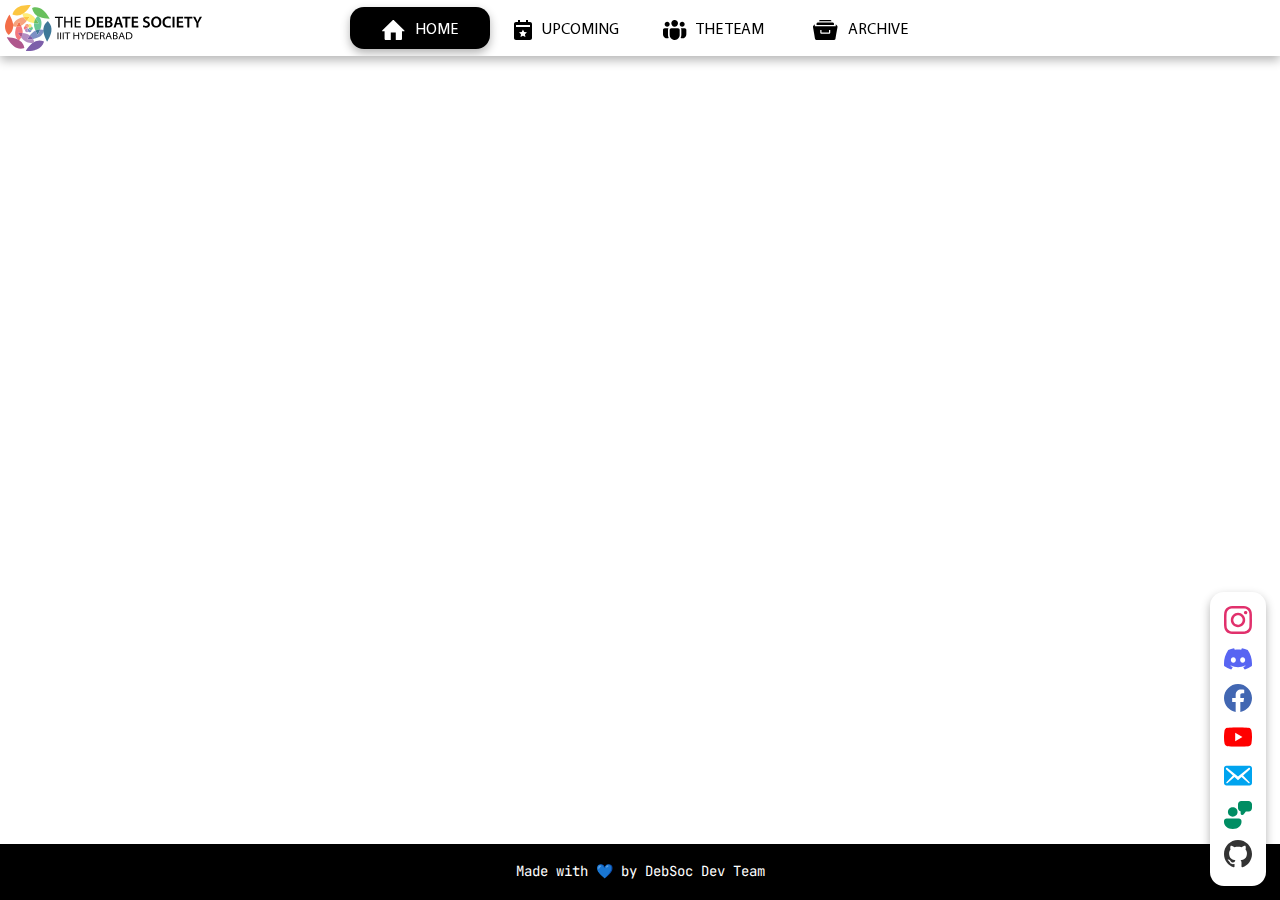
<file: html/index.html>
<!DOCTYPE html>
<html>

<head>
  <title>DebSoc IIIT Hyderabad</title>
  <link rel="icon" type="image/png" href="../resources/navbar/debsocsmall.svg" />

  <script type="text/javascript" src="../js/footer.js" defer></script>
  <link rel="stylesheet" href="../css/nav.css" />
  <link rel="stylesheet" href="../css/style.css" />
  <script type="text/javascript" src="../js/navbar.js"></script>
  <link rel="stylesheet" href="../css/hoverSocial.css" />
  <meta name="viewport" content="width=device-width, initial-scale=1.0" />
</head>

<body onload="active('home')">
  <na-vi onclick="toggle()"> </na-vi>
  <div class="main" onclick="closeNav()"></div>
  <section class="main"></section>
  <footer>
    <div class="message">Made with 💙 by DebSoc Dev Team</div>
  </footer>
  <foo-ter> </foo-ter>

</body>
</file>
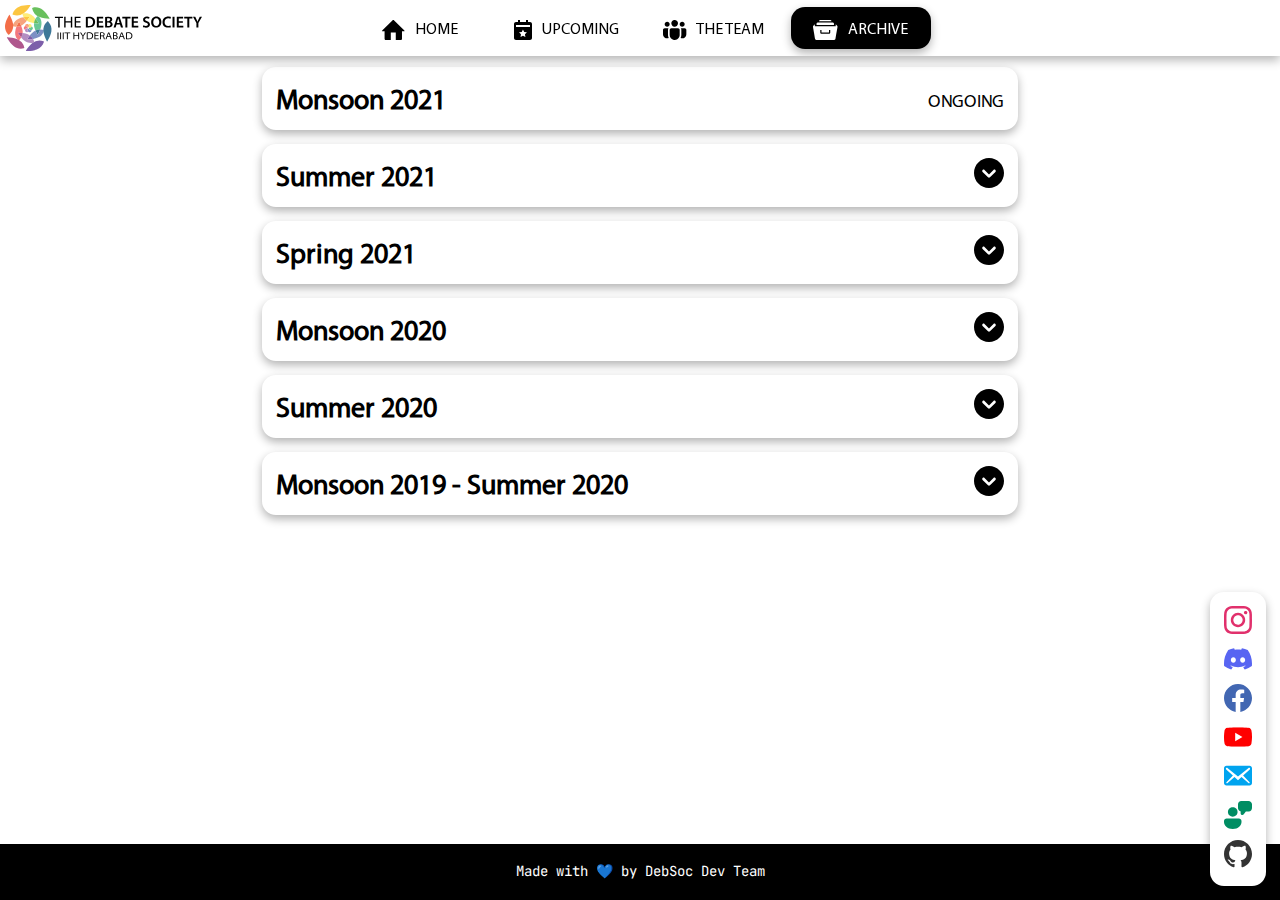
<file: html/archive.html>
<!DOCTYPE html>
<html>

<head>
  <title>DebSoc IIIT Hyderabad</title>
  <link rel="icon" type="image/png" href="../resources/navbar/debsocsmall.svg" />
  <link rel="stylesheet" href="../css/hoverSocial.css" />
  <link rel="stylesheet" href="../css/nav.css" />
  <link rel="stylesheet" href="../css/archive.css" />
  <link rel="stylesheet" href="../css/style.css" />
  <script type="text/javascript" src="../js/navbar.js"></script>
  <script type="text/javascript" src="../js/footer.js" defer></script>
  <script type="text/javascript" src="../js/archive.js" defer></script>
  <meta name="viewport" content="width=device-width, initial-scale=1.0" />
</head>

<body onload="active('archive')">
  <na-vi onclick="toggle()"> </na-vi>

  <section class="main" id="Archives" onclick="closeNav()">
    <div class="card">
      <button type="button" class="card__button nopointer" id="mon21">Monsoon 2021
        <!--<img src="../resources/down.svg" alt="Down icon" class="a-icon"></img>-->
        <!--<img src="../resources/up.svg" alt="Up icon" class="a-icon" style="visibility: hidden;"></img>-->
        <span class="ongoing">ONGOING</span>
      </button>
    </div>
    <div class="card">
      <button type="button" class="card__button" id="sum21" onclick="cardButton('sum21')">Summer 2021
        <img src="../resources/down.svg" alt="Down icon" class="a-icon"></img>
        <img src="../resources/up.svg" alt="Up icon" class="a-icon" style="visibility: hidden;"></img>
        <!--<span class="ongoing">ONGOING</span>-->
      </button>
      <div class="card__content">
        <ul class="members">
          <li>
            <div class="team">
              <div class="positions">
                Coordinators
              </div>
              <div class="names">
                Abhijeeth Singam, Joel Alex, Raghav Raj Dwivedi, Srijan Chakraborty
              </div>
            </div>
          </li>
          <li>
            <div class="team">
              <div class="positions">
                Core Team
              </div>
              <div class="names">
                Aadarsh Raghunathan, Anirudh Govil, Mayank Goel, Rohan Grover, Shashwat Singh
              </div>
            </div>
          </li>
          <li>
            <div class="team">
              <div class="positions">
                Debate Team
              </div>
              <div class="names">
                Ainesh Sannidhi, Arushi Mittal, Meghna Mishra, Rajarshi Ray, Varshita Kolipaka
              </div>
            </div>
          </li>
          <li>
            <div class="team">
              <div class="positions">
                MUN Team
              </div>
              <div class="names">
                Aakash Jain, Aravind Narayanan, Harshit Gupta, Khush Patel, Tanmay Goel
              </div>
            </div>
          </li>
          <li>
            <div class="team">
              <div class="positions">
                Dev Team
              </div>
              <div class="names">
                Aditya Harikrish, Mugundan Kottur Suresh, Rajarshi Ray, Sai Mukund Meka, Shubh Agarwal, Vamshi Krishna
                Bonagiri
              </div>
            </div>
          </li>
          <li>
            <div class="team">
              <div class="positions">
                Design Team
              </div>
              <div class="names">
                Anusha Nath Roy, Varshita Kolipaka
              </div>
            </div>
          </li>
        </ul>
        <ul class="events">
          <li class="event-name">
            PICT paricharcha
          </li>
          <li>
            <div class="info">
              <span class="dates">
                May 20th - 29th
              </span>
              <span class="participation">
                &#160;&#160;3 Participants
              </span>
            </div>
          </li>
          <li class="event-name">
            Debsoc Rewind
          </li>
          <li>
            <div class="info">
              <span class="dates">
                June 1st - 30th
              </span>
              <span class="participation">
              </span>
            </div>
          </li>
          <li class="event-name">
            Rahat fundraiser
          </li>
          <li>
            <div class="info">
              <span class="dates">
                July 2nd - 4th
              </span>
              <span class="participation">
                &#160;&#160;6 Participants
              </span>
            </div>
          </li>
          <li class="event-name">
            Exhibition Tournament
          </li>
          <li>
            <div class="info">
              <span class="dates">
                July 21st - 23rd
              </span>
              <span class="participation">
                15 Participants
              </span>
            </div>
          </li>
          <li class="event-name">
            Indian States Summit
          </li>
          <li>
            <div class="info">
              <span class="dates">
                August 6th - 8th
              </span>
              <span class="participation">
                20 Participants
              </span>
            </div>
          </li>
        </ul>
      </div>
    </div>
    </div>

    <div class="card">
      <button type="button" class="card__button" id="spr21" onclick="cardButton('spr21')">Spring 2021
        <img src="../resources/down.svg" alt="Down icon" class="a-icon"></img>
        <img src="../resources/up.svg" alt="Up icon" class="a-icon" style="visibility: hidden;"></img>
      </button>
      <div class="card__content">
        <ul class="members">
          <li>
            <div class="team">
              <div class="positions">
                Coordinators
              </div>
              <div class="names">
                Abhijeeth Singam, Raghav Raj Dwivedi
              </div>
            </div>
          </li>
          <li>
            <div class="team">
              <div class="positions">
                Core Team
              </div>
              <div class="names">
                Aadarsh Raghunathan, Anirudh Govil, Mayank Goel, Joel Alex, Rohan Grover, Shashwat Singh
              </div>
            </div>
          </li>
          <li>
            <div class="team">
              <div class="positions">
                Debate Team
              </div>
              <div class="names">
                Ainesh Sannidhi, Arushi Mittal, Meghna Mishra, Pahulpreet Singh, Rajarshi Ray, Srijan Chakraborty,
                Varshita Kolipaka
              </div>
            </div>
          </li>
          <li>
            <div class="team">
              <div class="positions">
                MUN Team
              </div>
              <div class="names">
                Aakash Jain, Aravind Narayanan, Harshit Gupta, Khush Patel, Srijan Charkraborty, Tanmay Goel
              </div>
            </div>
          </li>
        </ul>
        <ul class="events">
          <li class="event-name">
            WW3 Crisis Conclave
          </li>
          <li>
            <div class="info">
              <span class="dates">
                February 13th - 15th
              </span>
              <span class="participation">
                39 Participants
              </span>
            </div>
          </li>
          <li class="event-name">
            Felicity Debate Tournament
          </li>
          <li>
            <div class="info">
              <span class="dates">
                February 21st - 23rd
              </span>
              <span class="participation">
                61 Participants
              </span>
            </div>
          </li>
        </ul>
      </div>
    </div>
    <div class="card">
      <button type="button" class="card__button" id="sum20" onclick="cardButton('sum20')">Monsoon 2020
        <img src="../resources/down.svg" alt="Down icon" class="a-icon"></img>
        <img src="../resources/up.svg" alt="Up icon" class="a-icon" style="visibility: hidden;"></img>
      </button>
      <div class="card__content">
        <ul class="members">
          <li>
            <div class="team">
              <div class="positions">
                Coordinators
              </div>
              <div class="names">
                Mayank Goel, Raghav Raj Dwivedi
              </div>
            </div>
          </li>
          <li>
            <div class="team">
              <div class="positions">
                Core Team
              </div>
              <div class="names">
                Aadarsh Raghunathan, Abhijeeth Singam, Arushi Mittal, Rohan Grover, Shashwat Goel
              </div>
            </div>
          </li>
          <li>
            <div class="team">
              <div class="positions">
                MUN Team
              </div>
              <div class="names">
                Aakash Jain
              </div>
            </div>
          </li>
        </ul>
        <ul class="events">
          <li class="event-name">
            Talk no Jutsu
          </li>
          <li>
            <div class="info">
              <span class="dates">
                September 30th
              </span>
              <span class="participation">
                25 Participants
              </span>
            </div>
          </li>
          <li class="event-name">
            JLU La Liberta
          </li>
          <li>
            <div class="info">
              <span class="dates">
                November 20th - 22nd
              </span>
              <span class="participation">
                9 Participants
              </span>
            </div>
          </li>
          <li class="event-name">
            ILNU Pre-UADC
          </li>
          <li>
            <div class="info">
              <span class="dates">
                December 5th - 6th
              </span>
              <span class="participation">
                6 Participants
              </span>
            </div>
          </li>
          <li class="event-name">
            Rebirth Debate
          </li>
          <li>
            <div class="info">
              <span class="dates">
                December 7th
              </span>
              <span class="participation">
                20 Participants
              </span>
            </div>
          </li>
          <li class="event-name">
            Deb-cember Tournament
          </li>
          <li>
            <div class="info">
              <span class="dates">
                December 11th - 13th
              </span>
              <span class="participation">
                107 Participants
              </span>
            </div>
          </li>
          <li class="event-name">
            Maharashtra Debate Open
          </li>
          <li>
            <div class="info">
              <span class="dates">
                December 18th - 19th
              </span>
              <span class="participation">
                4 Participants
              </span>
            </div>
          </li>
          <li class="event-name">
            A Debate of Ice and fire
          </li>
          <li>
            <div class="info">
              <span class="dates">
                December 20th
              </span>
              <span class="participation">
                10 Participants
              </span>
            </div>
          </li>
          <li class="event-name">
            Pokemon debate
          </li>
          <li>
            <div class="info">
              <span class="dates">
                December 24th
              </span>
              <span class="participation">
                10 Participants
              </span>
            </div>
          </li>
          <li class="event-name">
            WDF Opens
          </li>
          <li>
            <div class="info">
              <span class="dates">
                December 25th - 26th
              </span>
              <span class="participation">
                2 Participants
              </span>
            </div>
          </li>
          <li class="event-name">
            Deb-cember G20 Summit
          </li>
          <li>
            <div class="info">
              <span class="dates">
                December 26th - 28th
              </span>
              <span class="participation">
                47 Participants
              </span>
            </div>
          </li>
        </ul>
      </div>
    </div>
    <div class="card">
      <button type="button" class="card__button" id="mon20" onclick="cardButton('mon20')">Summer 2020
        <img src="../resources/down.svg" alt="Down icon" class="a-icon"></img>
        <img src="../resources/up.svg" alt="Up icon" class="a-icon" style="visibility: hidden;"></img>
      </button>
      <div class="card__content">
        <ul class="members">
          <li>
            <div class="team">
              <div class="positions">
                Coordinators
              </div>
              <div class="names">
                Abhijeeth Singam, Mayank Goel, Raghav Raj Dwivedi
              </div>
            </div>
          </li>
          <li>
            <div class="team">
              <div class="positions">
                Debate Team
              </div>
              <div class="names">
                Abhijeeth Singam
              </div>
            </div>
          </li>
          <li>
            <div class="team">
              <div class="positions">
                MUN Team
              </div>
              <div class="names">
                Aakash Jain
              </div>
            </div>
          </li>
        </ul>
        <ul class="events">
          <li class="event-name">
            Ministry of Magic
          </li>
          <li>
            <div class="info">
              <span class="dates">
                August 7th
              </span>
              <span class="participation">
                25 Participants
              </span>
            </div>
          </li>
          <li class="event-name">
            Lok Sabha
          </li>
          <li>
            <div class="info">
              <span class="dates">
                August 10th
              </span>
              <span class="participation">
                32 Participants
              </span>
            </div>
          </li>
          <li class="event-name">
            Great Indian Debate
          </li>
          <li>
            <div class="info">
              <span class="dates">
                August 15th - 17th
              </span>
              <span class="participation">
                16 Participants
              </span>
            </div>
          </li>
        </ul>
      </div>
    </div>
    <div class="card">
      <button type="button" class="card__button" id="mon19-sum20" onclick="cardButton('mon19-sum20')">Monsoon 2019 -
        Summer 2020
        <img src="../resources/down.svg" alt="Down icon" class="a-icon"></img>
        <img src="../resources/up.svg" alt="Up icon" class="a-icon" style="visibility: hidden;"></img>
      </button>
      <div class="card__content">
        <ul class="members">
          <li>
            <div class="team">
              <div class="positions">
                Coordinators
              </div>
              <div class="names">
                Rohan Grover, Sumanth Balaji
              </div>
            </div>
          </li>
        </ul>
        <ul class="events">
          <li class="event-name">
            Shipwreck
          </li>
          <li>
            <div class="info">
              <span class="dates">
                August 2019
              </span>
              <span class="participation">
                20 Participants
              </span>
            </div>
          </li>
          <li class="event-name">
            Felicity buzz tournament
          </li>
          <li>
            <div class="info">
              <span class="dates">
                September 2019
              </span>
              <span class="participation">
                7 Participants
              </span>
            </div>
          </li>
          <li class="event-name">
            Felicity Tournament
          </li>
          <li>
            <div class="info">
              <span class="dates">
                January 2020
              </span>
              <span class="participation">
                20 Participants
              </span>
            </div>
          </li>
          <li class="event-name">
            Felicity Pot Pouri
          </li>
          <li>
            <div class="info">
              <span class="dates">
                January 2020
              </span>
              <span class="participation">
                20 Participants
              </span>
            </div>
          </li>
        </ul>
      </div>
    </div>
  </section>
  <footer>
    <div class="message">Made with 💙 by DebSoc Dev Team</div>
  </footer>
  <foo-ter> </foo-ter>
</body>

</html>
</file>
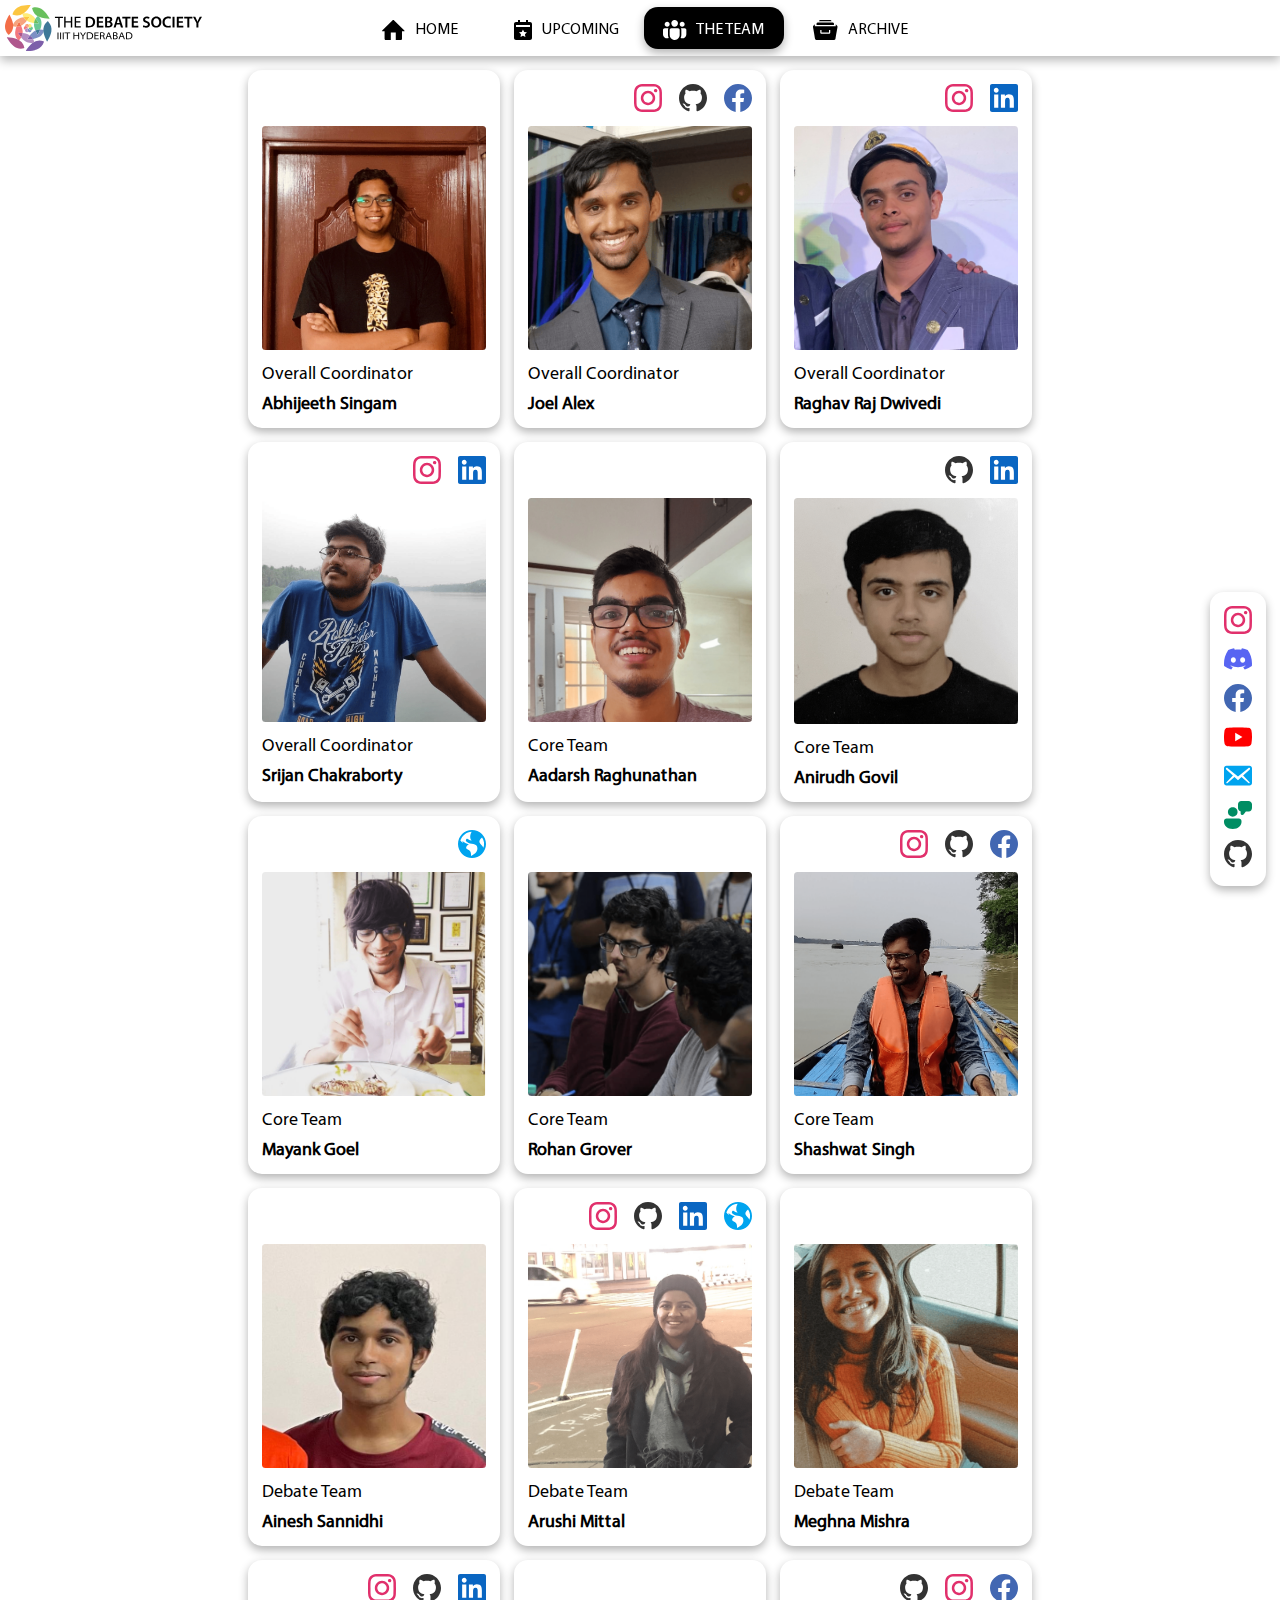
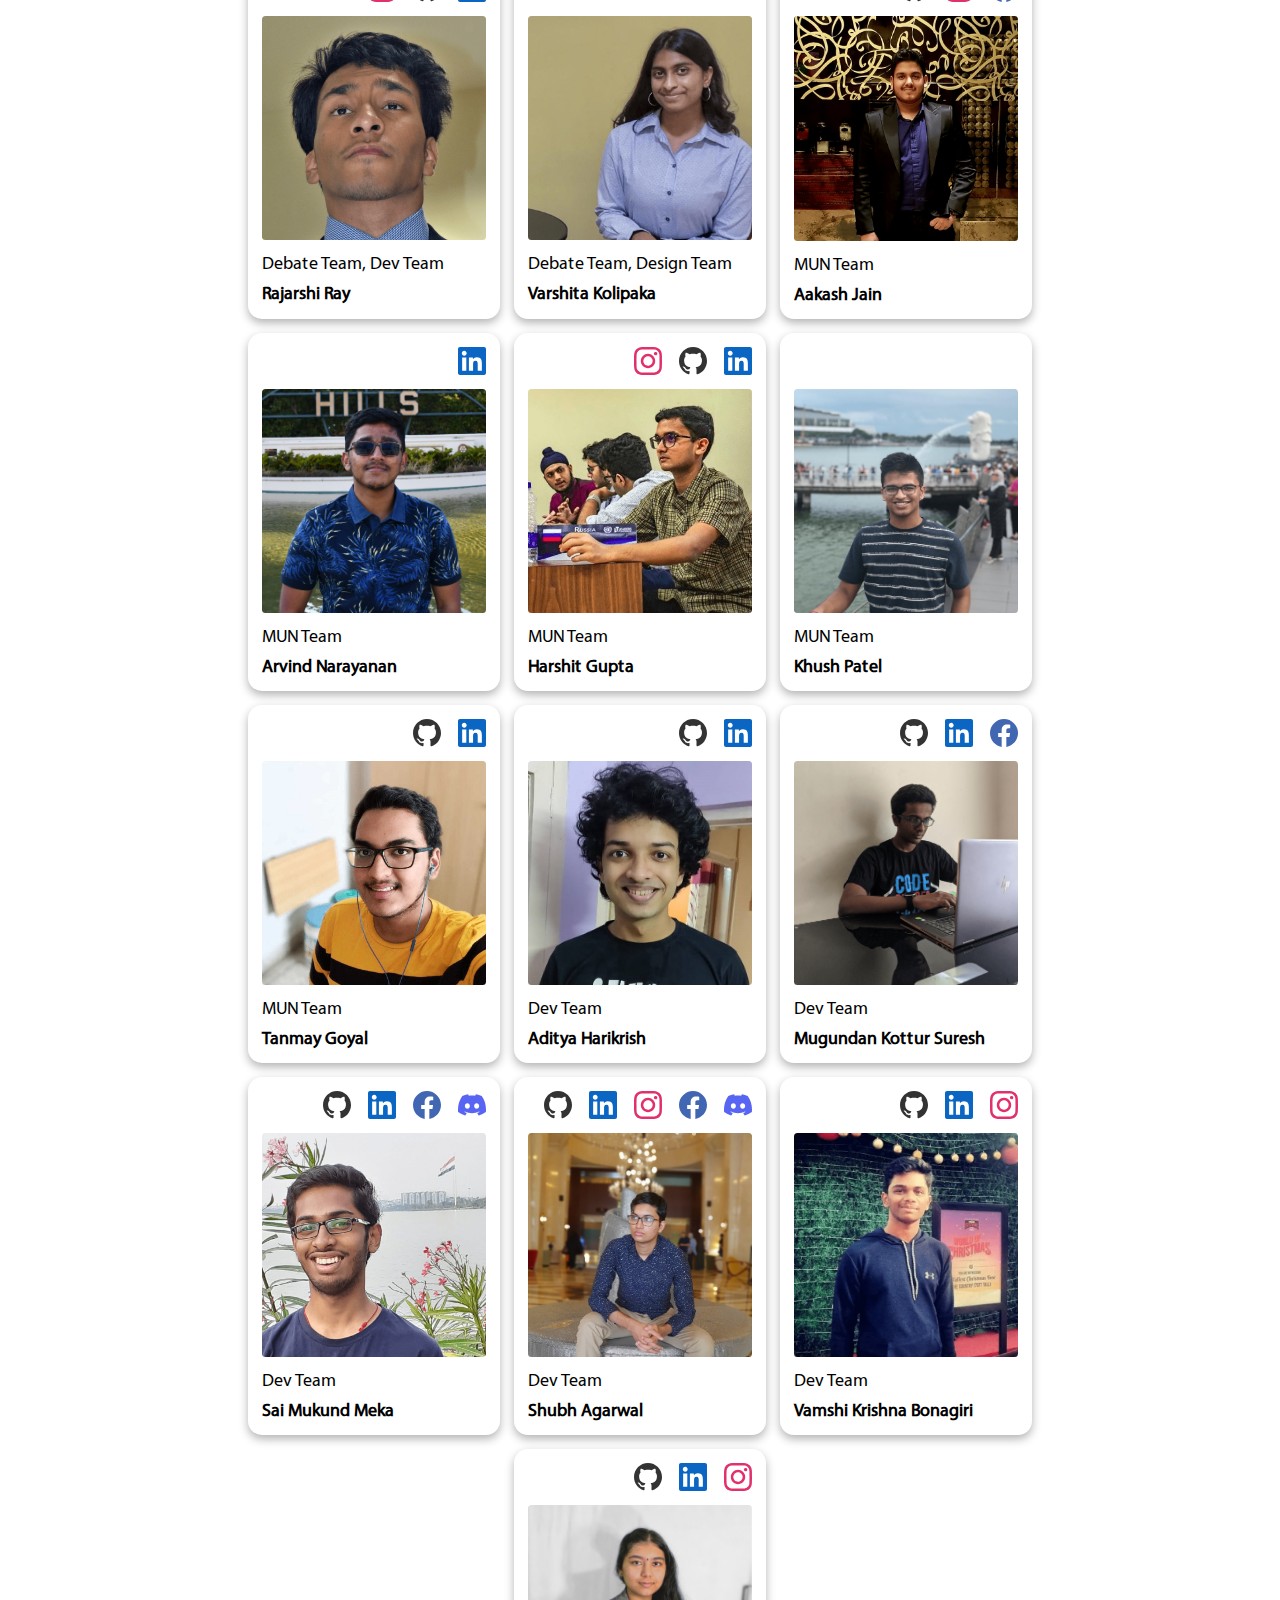
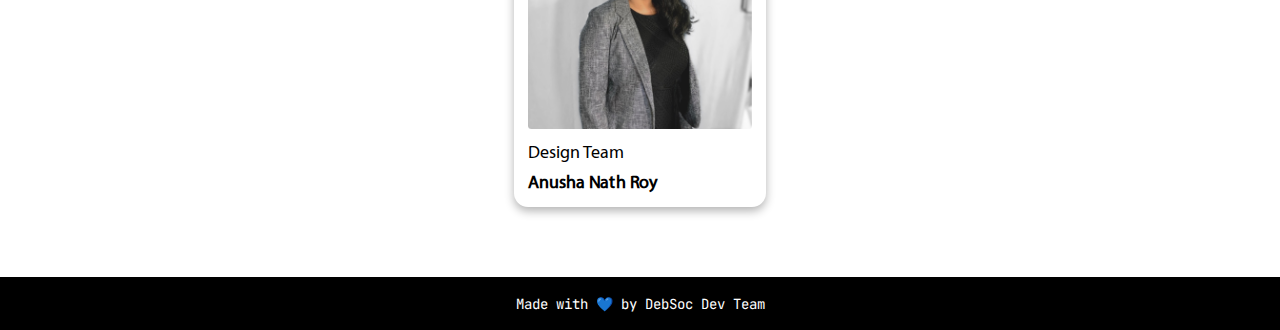
<file: html/team.html>
<!DOCTYPE html>
<html>

<head>
  <title>DebSoc IIIT Hyderabad</title>
  <link rel="icon" type="image/png" href="../resources/navbar/debsocsmall.svg" />

  <link rel="stylesheet" href="../css/team.css" />
  <link rel="stylesheet" href="../css/nav.css" />
  <link rel="stylesheet" href="../css/hoverSocial.css" />
  <link rel="stylesheet" href="../css/style.css" />
  <script type="text/javascript" src="../js/footer.js" defer></script>
  <script type="text/javascript" src="../js/navbar.js"></script>
  <meta name="viewport" content="width=device-width, initial-scale=1.0" />
</head>

<body onload="active('team')">
  <na-vi onclick="toggle()"></na-vi>

  <section id="The-Team" class="main" onclick="closeNav()">
    <ul class="team">
      <li class="member">
        <div class="card">
          <div class="accounts">
          </div>
          <div class="dp">
            <img src="../resources/TeamMembers/Abhijeeth.jpeg" alt="Abhijeeth">
          </div>
          <div class="position">
            Overall Coordinator
          </div>
          <div class="memberName">
            Abhijeeth Singam
          </div>
      </li>
      <li class="member">
        <div class="card">
          <div class="accounts">
            <a href="https://www.instagram.com/joelalex._/" target="_blank" rel="noopener noreferrer">
              <img src="../resources/Social/instagram.svg" alt="Instagram logo" class="account">
            </a>
            <a href="https://github.com/JoelCohle" target="_blank" rel="noopener noreferrer">
              <img src="../resources/Social/github.svg" alt="Github logo" class="account github">
            </a>
            <a href="https://www.facebook.com/joel.alex.77" target="_blank" rel="noopener noreferrer">
              <img src="../resources/Social/facebook.svg" alt="facebook logo" class="account">
            </a>
          </div>
          <div class="dp">
            <img src="../resources/TeamMembers/Joel.png" alt="Joel">
          </div>
          <div class="position">
            Overall Coordinator
          </div>
          <div class="memberName">
            Joel Alex
          </div>
      </li>
      <li class="member">
        <div class="card">
          <div class="accounts">
            <a href="https://www.instagram.com/ronoxdegrand/" target="_blank" rel="noopener noreferrer">
              <img src="../resources/Social/instagram.svg" alt="Instagram logo" class="account">
            </a>
            <a href="https://www.linkedin.com/in/raghav-raj-dwivedi-9774691bb/" target="_blank"
              rel="noopener noreferrer">
              <img src="../resources/Social/linkedin.svg" alt="linkedin logo" class="account">
            </a>
          </div>
          <div class="dp">
            <img src="../resources/TeamMembers/Raghav.jpg" alt="Raghav">
          </div>
          <div class="position">
            Overall Coordinator
          </div>
          <div class="memberName">
            Raghav Raj Dwivedi
          </div>
      </li>
      <li class="member">
        <div class="card">
          <div class="accounts">
            <a href="https://www.instagram.com/bangali_babu2001/" target="_blank" rel="noopener noreferrer">
              <img src="../resources/Social/instagram.svg" alt="Instagram logo" class="account">
            </a>
            <a href="https://www.linkedin.com/in/srijan-chakraborty-160370207/" target="_blank"
              rel="noopener noreferrer">
              <img src="../resources/Social/linkedin.svg" alt="linkedin logo" class="account">
            </a>
          </div>
          <div class="dp">
            <img src="../resources/TeamMembers/Srijan.png" alt="Srijan">
          </div>
          <div class="position">
            Overall Coordinator
          </div>
          <div class="memberName">
            Srijan Chakraborty
          </div>
      </li>
      <li class="member">
        <div class="card">
          <div class="accounts">
          </div>
          <div class="dp">
            <img src="../resources/TeamMembers/Aadarsh.png" alt="Aadarsh">
          </div>
          <div class="position">
            Core Team
          </div>
          <div class="memberName">
            Aadarsh Raghunathan
          </div>
      </li>
      <li class="member">
        <div class="card">
          <div class="accounts">
            <a href="https://github.com/AnirudhGovil" target="_blank" rel="noopener noreferrer">
              <img src="../resources/Social/github.svg" alt="Github logo" class="account github">
            </a>
            <a href="https://www.linkedin.com/in/anirudh-govil" target="_blank" rel="noopener noreferrer">
              <img src="../resources/Social/linkedin.svg" alt="linkedin logo" class="account">
            </a>
          </div>
          <div class="dp">
            <img src="../resources/TeamMembers/AnirudhGovil.png" alt="Anirudh Govil">
          </div>
          <div class="position">
            Core Team
          </div>
          <div class="memberName">
            Anirudh Govil
          </div>
      </li>
      <li class="member">
        <div class="card">
          <div class="accounts">
            <a href="https://mayankgoel28.github.io" target="_blank" rel="noopener noreferrer">
              <img src="../resources/Social/website.svg" alt="Personal Website logo" class="account">
            </a>
          </div>
          <div class="dp">
            <img src="../resources/TeamMembers/Mayank.png" alt="Mayank">
          </div>
          <div class="position">
            Core Team
          </div>
          <div class="memberName">
            Mayank Goel
          </div>
      </li>
      <li class="member">
        <div class="card">
          <div class="accounts">
          </div>
          <div class="dp">
            <img src="../resources/TeamMembers/Rohan.png" alt="Rohan">
          </div>
          <div class="position">
            Core Team
          </div>
          <div class="memberName">
            Rohan Grover
          </div>
      </li>
      <li class="member">
        <div class="card">
          <div class="accounts">
            <a href="https://www.instagram.com/shashwat.19/" target="_blank" rel="noopener noreferrer">
              <img src="../resources/Social/instagram.svg" alt="Instagram logo" class="account">
            </a>
            <a href="https://www.github.com/shashwat1002" target="_blank" rel="noopener noreferrer">
              <img src="../resources/Social/github.svg" alt="Github logo" class="account github">
            </a>
            <a href="https://www.facebook.com/shashwat1002/" target="_blank" rel="noopener noreferrer">
              <img src="../resources/Social/facebook.svg" alt="facebook logo" class="account">
            </a>
          </div>
          <div class="dp">
            <img src="../resources/TeamMembers/ShashwatSingh.png" alt="ShashwatSingh">
          </div>
          <div class="position">
            Core Team
          </div>
          <div class="memberName">
            Shashwat Singh
          </div>
      </li>
      <li class="member">
        <div class="card">
          <div class="accounts">
          </div>
          <div class="dp">
            <img src="../resources/TeamMembers/Ainesh.png" alt="Ainesh">
          </div>
          <div class="position">
            Debate Team
          </div>
          <div class="memberName">
            Ainesh Sannidhi
          </div>
      </li>
      <li class="member">
        <div class="card">
          <div class="accounts">
            <a href="https://www.instagram.com/_arushi_mittal_/" target="_blank" rel="noopener noreferrer">
              <img src="../resources/Social/instagram.svg" alt="Instagram logo" class="account">
            </a>
            <a href="https://www.github.com/arushi-mittal" target="_blank" rel="noopener noreferrer">
              <img src="../resources/Social/github.svg" alt="Github logo" class="account github">
            </a>
            <a href="https://www.linkedin.com/in/arushimittal-/" target="_blank" rel="noopener noreferrer">
              <img src="../resources/Social/linkedin.svg" alt="linkedin logo" class="account">
            </a>
            <a href="https://arushi-mittal.github.io/" target="_blank" rel="noopener noreferrer">
              <img src="../resources/Social/website.svg" alt="Personal Website logo" class="account">
            </a>
          </div>
          <div class="dp">
            <img src="../resources/TeamMembers/Aarushi.png" alt="Arushi">
          </div>
          <div class="position">
            Debate Team
          </div>
          <div class="memberName">
            Arushi Mittal
          </div>
      </li>
      <li class="member">
        <div class="card">
          <div class="accounts">
          </div>
          <div class="dp">
            <img src="../resources/TeamMembers/Meghna.png" alt="Meghna">
          </div>
          <div class="position">
            Debate Team
          </div>
          <div class="memberName">
            Meghna Mishra
          </div>
      </li>
      <li class="member">
        <div class="card">
          <div class="accounts">
            <a href="https://www.instagram.com/rajarshi._.ray" target="_blank" rel="noopener noreferrer">
              <img src="../resources/Social/instagram.svg" alt="Instagram logo" class="account">
            </a>
            <a href="https://www.github.com/Rajarshi-Ray16" target="_blank" rel="noopener noreferrer">
              <img src="../resources/Social/github.svg" alt="Github logo" class="account github">
            </a>
            <a href="https://www.linkedin.com/in/rajarshi-r-85b517174" target="_blank" rel="noopener noreferrer">
              <img src="../resources/Social/linkedin.svg" alt="linkedin logo" class="account">
            </a>
          </div>
          <div class="dp">
            <img src="../resources/TeamMembers/Rajarshi.png" alt="Rajarshi">
          </div>
          <div class="position">
            Debate Team, Dev Team
          </div>
          <div class="memberName">
            Rajarshi Ray
          </div>
      </li>
      <li class="member">
        <div class="card">
          <div class="accounts">
          </div>
          <div class="dp">
            <img src="../resources/TeamMembers/Varshita.png" alt="Varshita">
          </div>
          <div class="position">
            Debate Team, Design Team
          </div>
          <div class="memberName">
            Varshita Kolipaka
          </div>
      </li>
      <li class="member">
        <div class="card">
          <div class="accounts">
            <a href="https://www.github.com/aakashj2412" target="_blank" rel="noopener noreferrer">
              <img src="../resources/Social/github.svg" alt="Github logo" class="account github">
            </a>
            <a href="https://www.instagram.com/aaakaaashjn/" target="_blank" rel="noopener noreferrer">
              <img src="../resources/Social/instagram.svg" alt="Instagram logo" class="account">
            </a>
            <a href="https://www.facebook.com/aakashj2412" target="_blank" rel="noopener noreferrer">
              <img src="../resources/Social/facebook.svg" alt="facebook logo" class="account">
            </a>
          </div>
          <div class="dp">
            <img src="../resources/TeamMembers/Aakash.png" alt="Aakash">
          </div>
          <div class="position">
            MUN Team
          </div>
          <div class="memberName">
            Aakash Jain
          </div>
      </li>
      <li class="member">
        <div class="card">
          <div class="accounts">
            <a href="https://www.linkedin.com/in/aravind-narayanan-774665144/" target="_blank"
              rel="noopener noreferrer">
              <img src="../resources/Social/linkedin.svg" alt="linkedin logo" class="account">
            </a>
          </div>
          <div class="dp">
            <img src="../resources/TeamMembers/Aravind.jpg" alt="Arvind">
          </div>
          <div class="position">
            MUN Team
          </div>
          <div class="memberName">
            Arvind Narayanan
          </div>
      </li>
      <li class="member">
        <div class="card">
          <div class="accounts">
            <a href="https://www.instagram.com/harshit.g.2000/" target="_blank" rel="noopener noreferrer">
              <img src="../resources/Social/instagram.svg" alt="Instagram logo" class="account">
            </a>
            <a href="https://www.github.com/TheAthleticCoder" target="_blank" rel="noopener noreferrer">
              <img src="../resources/Social/github.svg" alt="Github logo" class="account github">
            </a>
            <a href="https://www.linkedin.com/in/harshit-gupta-8932411b7" target="_blank" rel="noopener noreferrer">
              <img src="../resources/Social/linkedin.svg" alt="linkedin logo" class="account">
            </a>
          </div>
          <div class="dp">
            <img src="../resources/TeamMembers/Harshit.png" alt="Harshit">
          </div>
          <div class="position">
            MUN Team
          </div>
          <div class="memberName">
            Harshit Gupta
          </div>
      </li>
      <li class="member">
        <div class="card">
          <div class="accounts">
          </div>
          <div class="dp">
            <img src="../resources/TeamMembers/Khush.png" alt="Khush">
          </div>
          <div class="position">
            MUN Team
          </div>
          <div class="memberName">
            Khush Patel
          </div>
      </li>
      <li class="member">
        <div class="card">
          <div class="accounts">
            <a href="https://www.github.com/tanmay-pro" target="_blank" rel="noopener noreferrer">
              <img src="../resources/Social/github.svg" alt="Github logo" class="account github">
            </a>
            <a href="https://www.linkedin.com/in/tanmay-goyal-764a5118b/" target="_blank" rel="noopener noreferrer">
              <img src="../resources/Social/linkedin.svg" alt="linkedin logo" class="account">
            </a>
          </div>
          <div class="dp">
            <img src="../resources/TeamMembers/Tanmay.png" alt="Tanmay">
          </div>
          <div class="position">
            MUN Team
          </div>
          <div class="memberName">
            Tanmay Goyal
          </div>
      </li>
      <li class="member">
        <div class="card">
          <div class="accounts">
            <a href="https://www.github.com/Aditya-Harikrish" target="_blank" rel="noopener noreferrer">
              <img src="../resources/Social/github.svg" alt="Github logo" class="account github">
            </a>
            <a href="https://www.linkedin.com/in/aditya-harikrish-3aa675206/" target="_blank" rel="noopener noreferrer">
              <img src="../resources/Social/linkedin.svg" alt="linkedin logo" class="account">
            </a>
          </div>
          <div class="dp">
            <img src="../resources/TeamMembers/Aditya.jpg" alt="Aditya">
          </div>
          <div class="position">
            Dev Team
          </div>
          <div class="memberName">
            Aditya Harikrish
          </div>
      </li>
      <li class="member">
        <div class="card">
          <div class="accounts">
            <a href="https://www.github.com/Reshyurem" target="_blank" rel="noopener noreferrer">
              <img src="../resources/Social/github.svg" alt="Github logo" class="account github">
            </a>
            <a href="https://www.linkedin.com/in/mugundan-kottur-suresh-773318b4" target="_blank"
              rel="noopener noreferrer">
              <img src="../resources/Social/linkedin.svg" alt="linkedin logo" class="account">
            </a>
            <a href="https://www.facebook.com/Reshyurem/" target="_blank" rel="noopener noreferrer">
              <img src="../resources/Social/facebook.svg" alt="facebook logo" class="account">
            </a>
          </div>
          <div class="dp">
            <img src="../resources/TeamMembers/Mugundan.png" alt="Mugundan">
          </div>
          <div class="position">
            Dev Team
          </div>
          <div class="memberName">
            Mugundan Kottur Suresh
          </div>
      </li>
      <li class="member">
        <div class="card">
          <div class="accounts">
            <a href="https://www.github.com/MS-Mukund" target="_blank" rel="noopener noreferrer">
              <img src="../resources/Social/github.svg" alt="Github logo" class="account github">
            </a>
            <a href="https://www.linkedin.com/in/sai-mukund-meka-0909101ba" target="_blank" rel="noopener noreferrer">
              <img src="../resources/Social/linkedin.svg" alt="linkedin logo" class="account">
            </a>
            <a href="https://www.facebook.com/saimukund.meka.3/" target="_blank" rel="noopener noreferrer">
              <img src="../resources/Social/facebook.svg" alt="facebook logo" class="account">
            </a>
            <a href="https://www.discord.com/users/778267836149006367" target="_blank" rel="noopener noreferrer">
              <img src="../resources/Social/discord.svg" alt="Discord logo" class="account">
            </a>
          </div>
          <div class="dp">
            <img src="../resources/TeamMembers/Mukund.png" alt="Mukund">
          </div>
          <div class="position">
            Dev Team
          </div>
          <div class="memberName">
            Sai Mukund Meka
          </div>
      </li>
      <li class="member">
        <div class="card">
          <div class="accounts">
            <a href="https://www.github.com/shu7bh" target="_blank" rel="noopener noreferrer">
              <img src="../resources/Social/github.svg" alt="Github logo" class="account github">
            </a>
            <a href="https://www.linkedin.com/in/shubh-7-agarwal/" target="_blank" rel="noopener noreferrer">
              <img src="../resources/Social/linkedin.svg" alt="linkedin logo" class="account">
            </a>
            <a href="https://www.instagram.com/shu7bh" target="_blank" rel="noopener noreferrer">
              <img src="../resources/Social/instagram.svg" alt="Instagram logo" class="account">
            </a>
            <a href="https://www.facebook.com/shu7bh/" target="_blank" rel="noopener noreferrer">
              <img src="../resources/Social/facebook.svg" alt="facebook logo" class="account">
            </a>
            <a href="https://www.discord.com/users/619422837970698251" target="_blank" rel="noopener noreferrer">
              <img src="../resources/Social/discord.svg" alt="Discord logo" class="account">
            </a>
          </div>
          <div class="dp">
            <img src="../resources/TeamMembers/Shubh.jpg" alt="Shubh">
          </div>
          <div class="position">
            Dev Team
          </div>
          <div class="memberName">
            Shubh Agarwal
          </div>
      </li>
      <li class="member">
        <div class="card">
          <div class="accounts">
            <a href="https://www.github.com/victorknox" target="_blank" rel="noopener noreferrer">
              <img src="../resources/Social/github.svg" alt="Github logo" class="account github">
            </a>
            <a href="https://www.linkedin.com/in/vamshi-krishna-bonagiri-ba221b1bb/" target="_blank"
              rel="noopener noreferrer">
              <img src="../resources/Social/linkedin.svg" alt="linkedin logo" class="account">
            </a>
            <a href="https://www.instagram.com/victor_knox_/" target="_blank" rel="noopener noreferrer">
              <img src="../resources/Social/instagram.svg" alt="Instagram logo" class="account">
            </a>
          </div>
          <div class="dp">
            <img src="../resources/TeamMembers/Vamshi.png" alt="Vamshi">
          </div>
          <div class="position">
            Dev Team
          </div>
          <div class="memberName">
            Vamshi Krishna Bonagiri
          </div>
      </li>
      <li class="member">
        <div class="card">
          <div class="accounts">
            <a href="https://www.github.com/AnushaNathRoy" target="_blank" rel="noopener noreferrer">
              <img src="../resources/Social/github.svg" alt="Github logo" class="account github">
            </a>
            <a href="https://www.linkedin.com/in/anusha-nath-roy-6b3ba5214/" target="_blank" rel="noopener noreferrer">
              <img src="../resources/Social/linkedin.svg" alt="linkedin logo" class="account">
            </a>
            <a href="https://www.instagram.com/anusha._.roy/" target="_blank" rel="noopener noreferrer">
              <img src="../resources/Social/instagram.svg" alt="Instagram logo" class="account">
            </a>
          </div>
          <div class="dp">
            <img src="../resources/TeamMembers/Anusha.png" alt="Anusha">
          </div>
          <div class="position">
            Design Team
          </div>
          <div class="memberName">
            Anusha Nath Roy
          </div>
      </li>
    </ul>
  </section>

  <footer>
    <div class="message">Made with 💙 by DebSoc Dev Team</div>
  </footer>
  <foo-ter> </foo-ter>
</body>

</html>
</file>
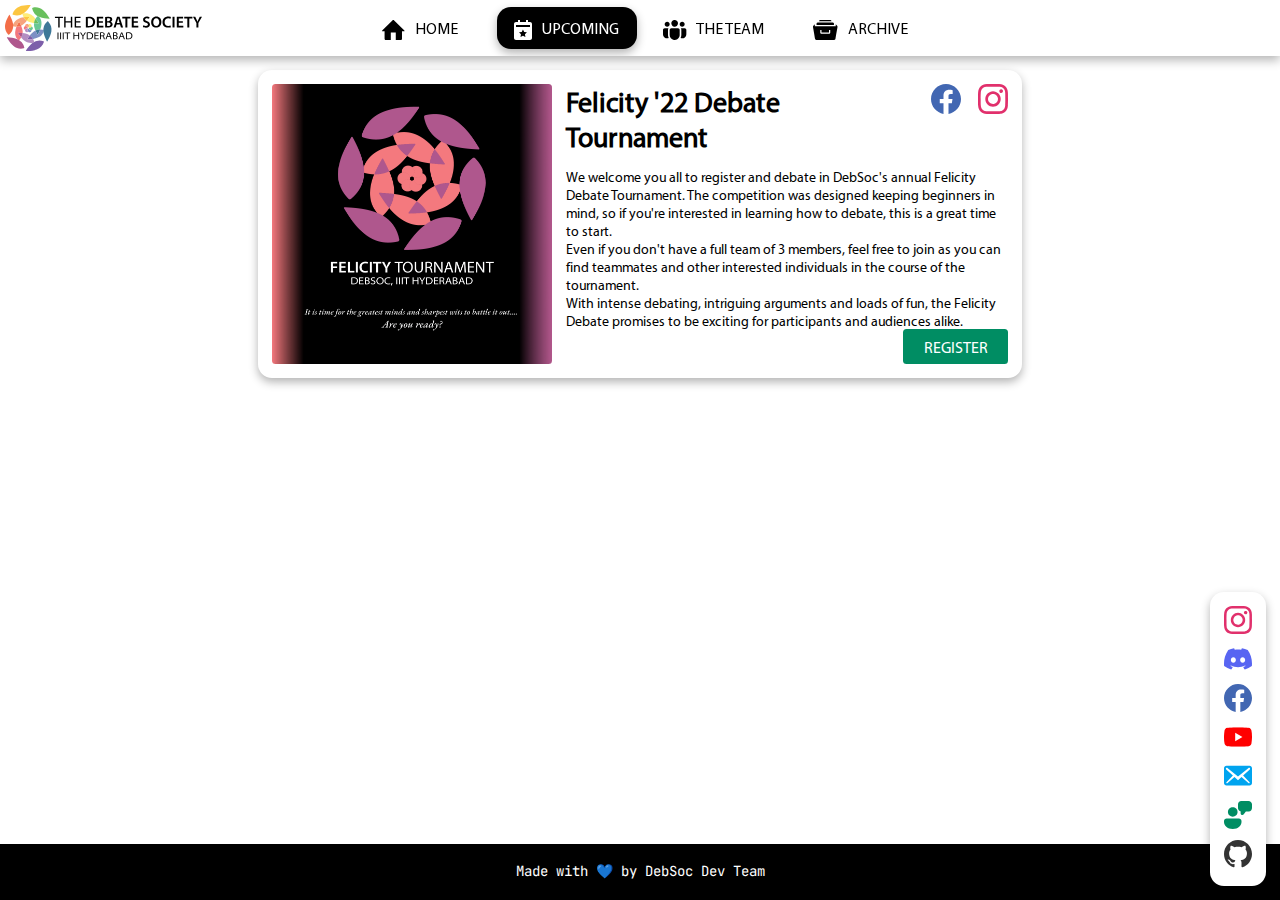
<file: html/upcoming.html>
<!DOCTYPE html>
<html>
  <head>
    <title>DebSoc IIIT Hyderabad</title>
    <link
      rel="icon"
      type="image/png"
      href="../resources/navbar/debsocsmall.svg"
    />

    <link rel="stylesheet" href="../css/upcoming.css" />
    <link rel="stylesheet" href="../css/nav.css" />
    <link rel="stylesheet" href="../css/hoverSocial.css" />
    <link rel="stylesheet" href="../css/style.css" />
    <script type="text/javascript" src="../js/footer.js" defer></script>
    <script type="text/javascript" src="../js/navbar.js"></script>
    <meta name="viewport" content="width=device-width, initial-scale=1.0" />
  </head>

  <body onload="active('upcoming')">
    <na-vi onclick="toggle()"> </na-vi>
    <section class="main" id="Upcoming" onclick="closeNav()">
      <ul class="up-list">
        <li class="up-sublist">
          <div class="card navSpace" id="feli-debate">
            <div class="image" id="up-himg">
              <img
                src="../resources/Upcoming/feli22.png"
                alt="img related to the event"
              />
            </div>
            <div class="content">
              <div class="up-top">
                <div class="up-heading" id="up-headm">
                  Felicity '22 Debate Tournament
                </div>
                <section class="up-logos">
                  <a
                    href="https://www.facebook.com/groups/iiithdebsoc/"
                    target="_blank"
                  >
                    <img
                      class="up-logo"
                      id="up-logom"
                      src="../resources/Social/facebook.svg"
                    />
                  </a>
                  <a
                    href="https://www.instagram.com/debsociiit/"
                    target="_blank"
                  >
                    <img
                      class="up-logo"
                      id="up-logom"
                      src="../resources/Social/instagram.svg"
                    />
                  </a>
                </section>
              </div>
              <div class="up-content up-hide">
                We welcome you all to register and debate in DebSoc's annual Felicity Debate Tournament. The competition was designed keeping beginners in mind, so if you're interested in learning how to debate, this is a great time to start.
                <br/>
                Even if you don't have a full team of 3 members, feel free to join as you can find teammates and other interested individuals in the course of the tournament. 
                <br/>
                With intense debating, intriguing arguments and loads of fun, the Felicity Debate promises to be exciting for participants and audiences alike. 
              </div>
              <!-- <div class="up-ddline" id="up-ddm">DEADLINE: Dec 30th 11:59PM</div> -->
              <div
                class="up-btn register"
                id="up-butm"
                onclick="window.open('https://forms.gle/BT6e5VPWcJk2cBcb8', '_blank');"
                style="cursor: pointer"
              >
                Register
              </div>
            </div>
          </div>
        </li>
        <!-- <li class="up-sublist">
        <div class="card">
          <div class="image" id="up-himg">
            <img src="../resources/Upcoming/upcoming1.jpg" alt="img related to the event" />
          </div>
          <div class="content">
            <div class="up-top">
              <div class="up-heading" id="up-headm">Felicity Debate</div>
              <section class="up-logos">
                <a href="https://www.facebook.com/" target="_blank" style="cursor: pointer;">
                  <img class="up-logo" id="up-logom" src="../resources/Social/facebook.svg" />
                </a>
                <a href="https://www.instagram.com/" target="_blank" style="cursor: pointer;">  
                  <img class="up-logo" id="up-logom" src="../resources/Social/instagram.svg" />
                </a>
              </section>
            </div>
            <div class="up-content up-hide">
              Many novice writers tend to make a sharp distinction between content and style,
              thinking that a paper can be strong in one and weak in the other, but focusing on
              organization shows how content and style converge in deliberative academic writing.
              <br />
              <br />
              Generating random paragraphs can be an excellent way for writers to get their
              creative flow going at the beginning of the day. The writer has no idea what topic
              the random paragraph will be about when it appears. This forces the writer to use
              creativity.
            </div>
            <div class="up-ddline" id="up-ddm">DEADLINE: Feb 30th</div>
            <div class="up-ddline" id="up-ddm">DEADLINE: Feb 30th</div>
            <div
              class="up-btn join" id="up-butm"
              onclick="window.open('https://www.youtube.com/watch?v=dQw4w9WgXcQ', '_blank');"
              style="cursor: pointer;">
              join
            </div>
            
          </div>
        </div>
      </li>
      <li class="up-sublist">
        <div class="card" id="feli-debate">
          <div class="image" id="up-himg">
            <img src="../resources/Upcoming/upcoming1.jpg" alt="img related to the event" />
          </div>
          <div class="content">
            <div class="up-top">
              <div class="up-heading" id="up-headm">Felicity Debate</div>
              <section class="up-logos">
                <a href="https://www.facebook.com/" target="_blank">
                  <img class="up-logo" id="up-logom" src="../resources/Social/facebook.svg" />
                </a>
                <a href="https://www.instagram.com/" target="_blank">  
                  <img class="up-logo" id="up-logom" src="../resources/Social/instagram.svg" />
                </a>
              </section>
            </div>
            <div class="up-content up-hide">
              Many novice writers tend to make a sharp distinction between content and style,
              thinking that a paper can be strong in one and weak in the other, but focusing on
              organization shows how content and style converge in deliberative academic writing.
              <br />
              <br />
              Generating random paragraphs can be an excellent way for writers to get their
              creative flow going at the beginning of the day. The writer has no idea what topic
              the random paragraph will be about when it appears. This forces the writer to use
              creativity.
            </div>
            <div class="up-ddline" id="up-ddm">DEADLINE: Feb 30th</div>
            <div class="up-ddline" id="up-ddm">DEADLINE: Feb 30th</div>
            <div
              class="up-btn apply" id="up-butm"
              onclick="window.open('https://www.youtube.com/watch?v=dQw4w9WgXcQ', '_blank');"
              style="cursor: pointer;">
              apply
            </div>
          </div>
        </div>
      </li> -->
      </ul>
    </section>

    <footer>
      <div class="message">Made with 💙 by DebSoc Dev Team</div>
    </footer>
    <foo-ter> </foo-ter>
  </body>
</html>
</file>
<file: css/nav.css>
:root {
  --clr-primary: #000000;
  --clr-buttons: invert(0%);
  --clr-buttons-active: invert(100%);
}

@media (prefers-color-scheme: dark) {
  :root {
    --clr-light: #171717;
    --clr-dark: #FFFFFF;
    --invert: invert(100%);
    --clr-buttons: invert(100%);
    --clr-buttons-active: invert(0%);
  }
}

::-webkit-scrollbar {
  width: 0.5rem;
}
::-webkit-scrollbar-track {
  background: var(--clr-light);
}
::-webkit-scrollbar-thumb {
  background: #aaa;
}
::-webkit-scrollbar-thumb:hover {
  background: #777;
}

body {
  margin: 0px;
  background-color: var(--clr-light);
  color: var(--clr-dark);
}

.right > a {
  text-decoration: none;
}

.right > a {
  color: var(--clr-dark);
}

.topnav {
  overflow: hidden;
  background-color: var(--clr-light);
  box-shadow: 0px 4px 10px rgba(0, 0, 0, 0.3);
  position: fixed;
  top: 0;
  width: 100%;
  height: 4rem;
  display: grid;
  grid-template-columns: repeat(3, 1fr);

  z-index: 1;
}

.title {
  width: 200px;
  display: flex;
  justify-content: flex-start;
  justify-self: flex-start;
  height: 4rem;
}

.Logo {
  padding: 0.33rem;
  display: flex;
  /* filter: var(--clr-buttons); */
  min-width: 15rem;
}

.Logo > img {
  content: url("../resources/navbar/logo.svg");
} 

@media (prefers-color-scheme: dark) {
  .Logo > img {
    content: url(../resources/navbar/darkmodelogo.svg);
  }
}

.pages {
  display: flex;
  justify-content: center;
  justify-self: center;
  line-height: 3rem;
  height: 4rem;
}
.pages > a {
  width: 10rem;
  display: block;
  /* display: flex;
    align-content: center; */
  color: var(--clr-dark);
  text-align: center;
  text-decoration: none;
  font-size: 16px;

  border-radius: 1rem;
  margin: 0.5rem 0.25rem;
}

.pages > a > img {
  position: relative;
  top: 25%;
  transform: translateY(-25%);
  margin-right: 0.5rem;
}

.pages > a:not(.active) > img {
  filter: var(--clr-buttons);
}

.pages > a:hover {
  color: var(--clr-light);
  background-color: var(--clr-dark);
  box-shadow: 0px 4px 10px rgba(0, 0, 0, 0.3);
}

.pages > a:hover > img {
  filter: var(--clr-buttons-active);
}

.pages > a.active {
  color: var(--clr-light);
  background-color: var(--clr-dark);
  box-shadow: 0px 4px 10px rgba(0, 0, 0, 0.3);
}

.pages > a.active > img {
  filter: var(--clr-buttons-active);
}

.active {
  pointer-events: none;
}

.right {
  display: none;
}

@media screen and (max-width: 800px) {
  .title {
    width: 50px;
  }

  .Logo > img {
    content: url(../resources/navbar/debsocsmall.svg);
  }
  .right {
    width: 50px;
    display: flex;
    justify-content: flex-end;
    justify-self: flex-end;
    padding-right: 1.2rem;
    height: 4rem;
  }
  .right > .arrow {
    padding: 8px;
    width: 20px;
    border-radius: 50%;
    display: flex;
    filter: var(--clr-buttons);
  }
  /* .right > .arrow:hover {
    filter: invert(49%) sepia(66%) saturate(446%) hue-rotate(357deg)
      brightness(90%) contrast(93%);
  } */
  .right > .arrow > img {
    width: 200%;
    border-radius: 50%;
  }
  .topnav > .pages > .inactive {
    display: none;
  }

  .topnav.open {
    height: 16rem;
  }

  .topnav.open > .pages {
    flex-direction: column;
    margin-top: 1.5rem;
    height: 13rem;
  }
  .topnav.open > .pages > .inactive {
    display: block;
  }
}
</file>
<file: css/style.css>
:root {
  --clr-light: #FFFFFF;
  --clr-dark: #000000;
  --invert: invert(0%);
}

@media (prefers-color-scheme: dark) {
  :root {
    --clr-light: #36393e;
    --clr-dark: #FFFFFF;
    --invert: invert(100%);
  }
}

html {
  font-size: 14px;
  height: 100vh;
  margin: 0;
  padding: 0;
  font-family: 'Myriad Pro';
}

body {
  height: 100vh;
  margin: 0;
  display: flex;
  flex-direction: column;
  background-color: var(--clr-light);
}

.main {
  margin-bottom: 1rem;
}

@font-face {
  font-family: 'Myriad Pro';
  src: url('../resources/font/MyriadPro-Regular.woff');
}
</file>
<file: css/hoverSocial.css>
@import url('https://fonts.googleapis.com/css2?family=JetBrains+Mono&display=swap');

.social {
  position: fixed;
  right: 1rem;
  bottom: 1rem;
  box-shadow: 0px 4px 10px rgba(0, 0, 0, 0.3);
  padding: 1rem;
  justify-content: space-around;
  border-radius: 1rem;
  background-color: var(--clr-light);
}

#insta {
  padding-top: 0;
}

#github {
  padding-bottom: 0;
  filter: var(--invert);
}

.social ul {
  padding: 0;
  margin: 0;
}

.social img {
  width: 2rem;
  height: 2rem;
}

.social li {
  list-style-type: none;
}

.icon {
  padding-top: 0.25rem;
  padding-bottom: 0.25rem;
}

.social a {
  text-decoration: none;
}

footer {
  background-color: #000000;
  margin-top: auto;
  height: 4rem;
  width: 100%;
  font-family: 'JetBrains Mono';
}


@font-face {
  font-family: 'Jet-Brains Mono';
  src: url();
}

.message {
  text-align: center;
  color: #FFFFFF;
  margin: 1.25rem 0;
}

@media (max-width: 900px) {
  .social {
    left: 50%;
    transform: translateX(-50%);
    width: max-content;
    height: 2rem;
  }
  .social img {
    padding: 0 0.5rem;
  }
  .social ul li {
    display: inline;
  }

  .social ul {
    padding: 0;
    list-style-type: none;
  }
  #insta {
    padding-left: 0;
  }
  #github {
    padding-right: 0;
  }
  footer {
    height: 9rem;
    min-height: 9rem;
  }
}
</file>
<file: css/archive.css>
#Archives {
  display: flex;
  flex-direction: column;
  align-items: center;
  justify-content: center;
  margin-top: 3.75rem;
}

.card {
  background-color: var(--clr-light);
  width: 52rem;
  margin-top: 1rem;
  border-radius: 1rem;
  box-shadow: 0px 4px 10px rgba(0, 0, 0, 0.3);
  padding: 1rem;
  color: var(--clr-dark);
}

@font-face {
  font-family: 'Myriad Pro';
  src: url('../resources/font/MyriadPro-Regular.woff');
}

.card__button {
  font-size: 28px;
  font-weight: bold;
  font-family: 'Myriad Pro';
  display: block;
  width: 100%;
  text-align: left;
  background-color: transparent;
  color: var(--clr-dark);
  border: none;
  cursor: pointer;
  padding: 0;
}

.nopointer {
  cursor: default;
}

.a-icon {
  float: right;
  filter: var(--invert);
}

.ongoing {
  float: right;
  font-weight: 500;
  font-size: 18px;
  margin-top: 0.6rem;
}

.card__button--active + .card__content { display: block; }

.arrowVisibility {visibility: visible;}

.card__content {
  display: none;
  overflow: auto;
  font-size: 14px;
}

.events {
  font-size: 18px;
  list-style-type: none;
  padding: 0;
  margin: 0;
}

.events li {
  display: inline-block;
  padding: 0;
  margin: 0;
}

.dates {
  min-width: 16rem;
}

.event-name {
  font-weight: bold;
  min-width: 20rem;
}

.activities {
  list-style-type: none;
}

.positions {
  min-width: 7rem;
  width: min-content;
  text-align: right;
}

.names {
  padding-left: 1rem;
}

.team {
  display: flex;
  font-weight: 500;
  font-size: 14px;
}

.info {
  display: flex;
  font-size: 18px;
  font-weight: 500;
}

@media (max-width: 800px) {
  .card {
    width: 90%;
    margin: 0.5rem auto;
  }
}

.members {
  list-style-type: none;
  padding: 0;
  padding-bottom: 1rem;
  margin: 1rem 0 0 0;
}

.members li {
  padding: 0;
}
</file>
<file: css/team.css>
#The-Team {
  margin: 3.5rem 10%;
  color: var(--clr-dark);
  text-rendering: optimizeLegibility;
}

.team {
  display: flex;
  flex-wrap: wrap;
  list-style: none;
  margin: 0;
  padding: 1rem;
  justify-content: center;
}

.member {
  display: flex;
  padding: 0.5rem;
}

.card {
  box-shadow: 0px 4px 10px rgba(0, 0, 0, 0.3);
  border-radius: 1rem;
  overflow: hidden;
  padding: 1rem;
}

.card a {
  text-decoration: none;
}

.accounts {
  text-align: right;
  height: 3rem;
}

.account {
  width: 2rem;
  height: 2rem;
  padding: 0 0 1rem 1rem;
}

.dp img {
  border-radius: 0.25rem;
  width: 16rem;
}

.position {
  text-align: justify;
  font-size: 18px;
  padding-top: 0.5rem;
  padding-bottom: 0.5rem;
}

.github {
  filter: var(--invert);
}

.memberName {
  text-align: justify;
  font-size: 18px;
  font-weight: bold;
}

@media (max-width: 512px) {
  #The-Team {
    margin: 3.5rem 0;
  }
}
</file>
<file: css/upcoming.css>
#Upcoming {
  display: flex;
  align-items: center;
  justify-content: center;
  margin: 4rem 0 0 0;
}

.up-list {
  list-style: none;
  margin: 0;
  padding: 0;
  width: 100%;

  align-self: center;
}

.up-sublist {
  margin: 0rem;
  width: 100%;
  padding: 0;
  padding-bottom: 1rem;

  align-self: center;
}

.card {
  display: flex;
  background-color: var(--clr-light);
  width: 52.6rem;
  margin: 1rem auto 0 auto;
  border-radius: 1rem;
  padding: 1rem;

  align-self: center;
  justify-self: center;

  position: relative;
  overflow: hidden;
  box-shadow: 0px 4px 10px rgba(0, 0, 0, 0.3); 
}

.card a {
  text-decoration: none;
}

@media (max-width: 800px) {
  .card {
    width: 90%;
    margin: auto;
    min-height: 7rem;
  }

  .navSpace {
    margin-top: 1rem;
  }

  .up-hide {
    display: none;
  }

  #up-himg {
    display: none;
  }

  #up-headm {
    float: left;
  }

  .up-top {
    width: 80vw;
  }

  #up-logom {
      width: 2rem;
  }
  
  .up-ddline {
    margin-top: 1rem;
  }
}

@media (max-width: 400px)
{
  .card {
    margin-left: auto;
    margin-right: auto;   
  }
  
  .up-heading {
    max-width: 60%;
    margin-bottom: 2rem; /*temp fix*/
  }

  .up-ddline {
    max-width: 55%;
    margin-top: 28rem;
  }
}

.image {
  
  float: left;
  padding: 0 1rem 0 0;

  display: flex;
  align-items: center;
}

.image > img{
  width: 20rem;
  height: 20rem;
  border-radius: 0.25rem;
}

/************************/
.up-content {
  font-weight: 500;
}

.up-heading {
  font-size: 28px;
  font-weight: bold;

  padding: 0 0 1rem 0;
  position: relative;

  max-width: 80%;
}

.up-btn {
  font-size: 16px;
  text-transform: uppercase;
  text-align: center;

  overflow: hidden;
  
  border: none;
  border-radius: 0.25rem;
  color: white;
  display: flex;

  align-items: center;
  justify-content: center;

  min-width: 7.5rem;
  min-height: 2.5rem;
  
  position: absolute;
  right: 1rem;
  bottom: 1rem;
}

.up-ddline {
  font-size: 18px;
  font-weight: bold;
  padding: 0.5rem 0;  
  position: absolute;
  bottom: 1rem;
}

.up-logos{
  position: absolute;
  top: 1rem;
  right: 1rem;
}

.up-logo {
  padding-left: 1rem;
}

.up-top {
  display: flex;
}

.register {
  background-color: #008D63;
}

.join {
  background-color: #5865F2;
}

.apply {
  background-color: #00A4EF;
}
</file>
